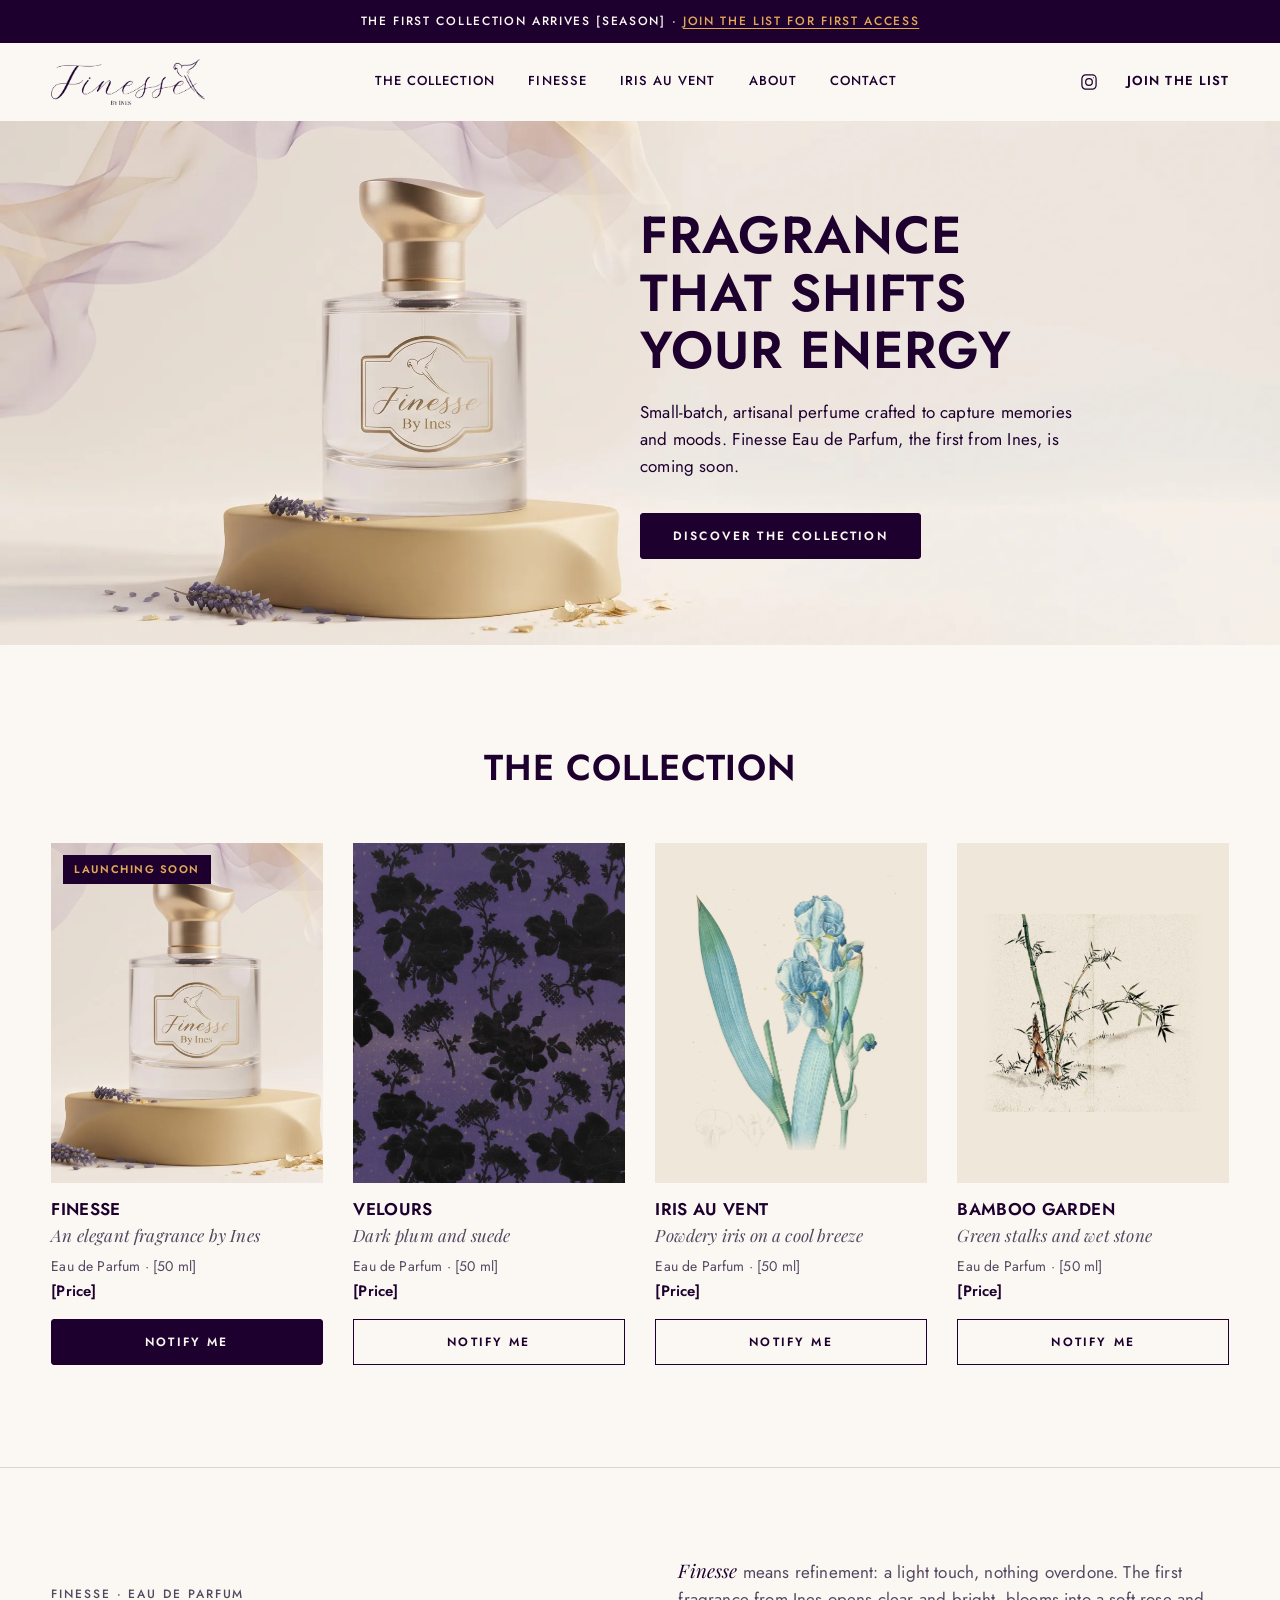
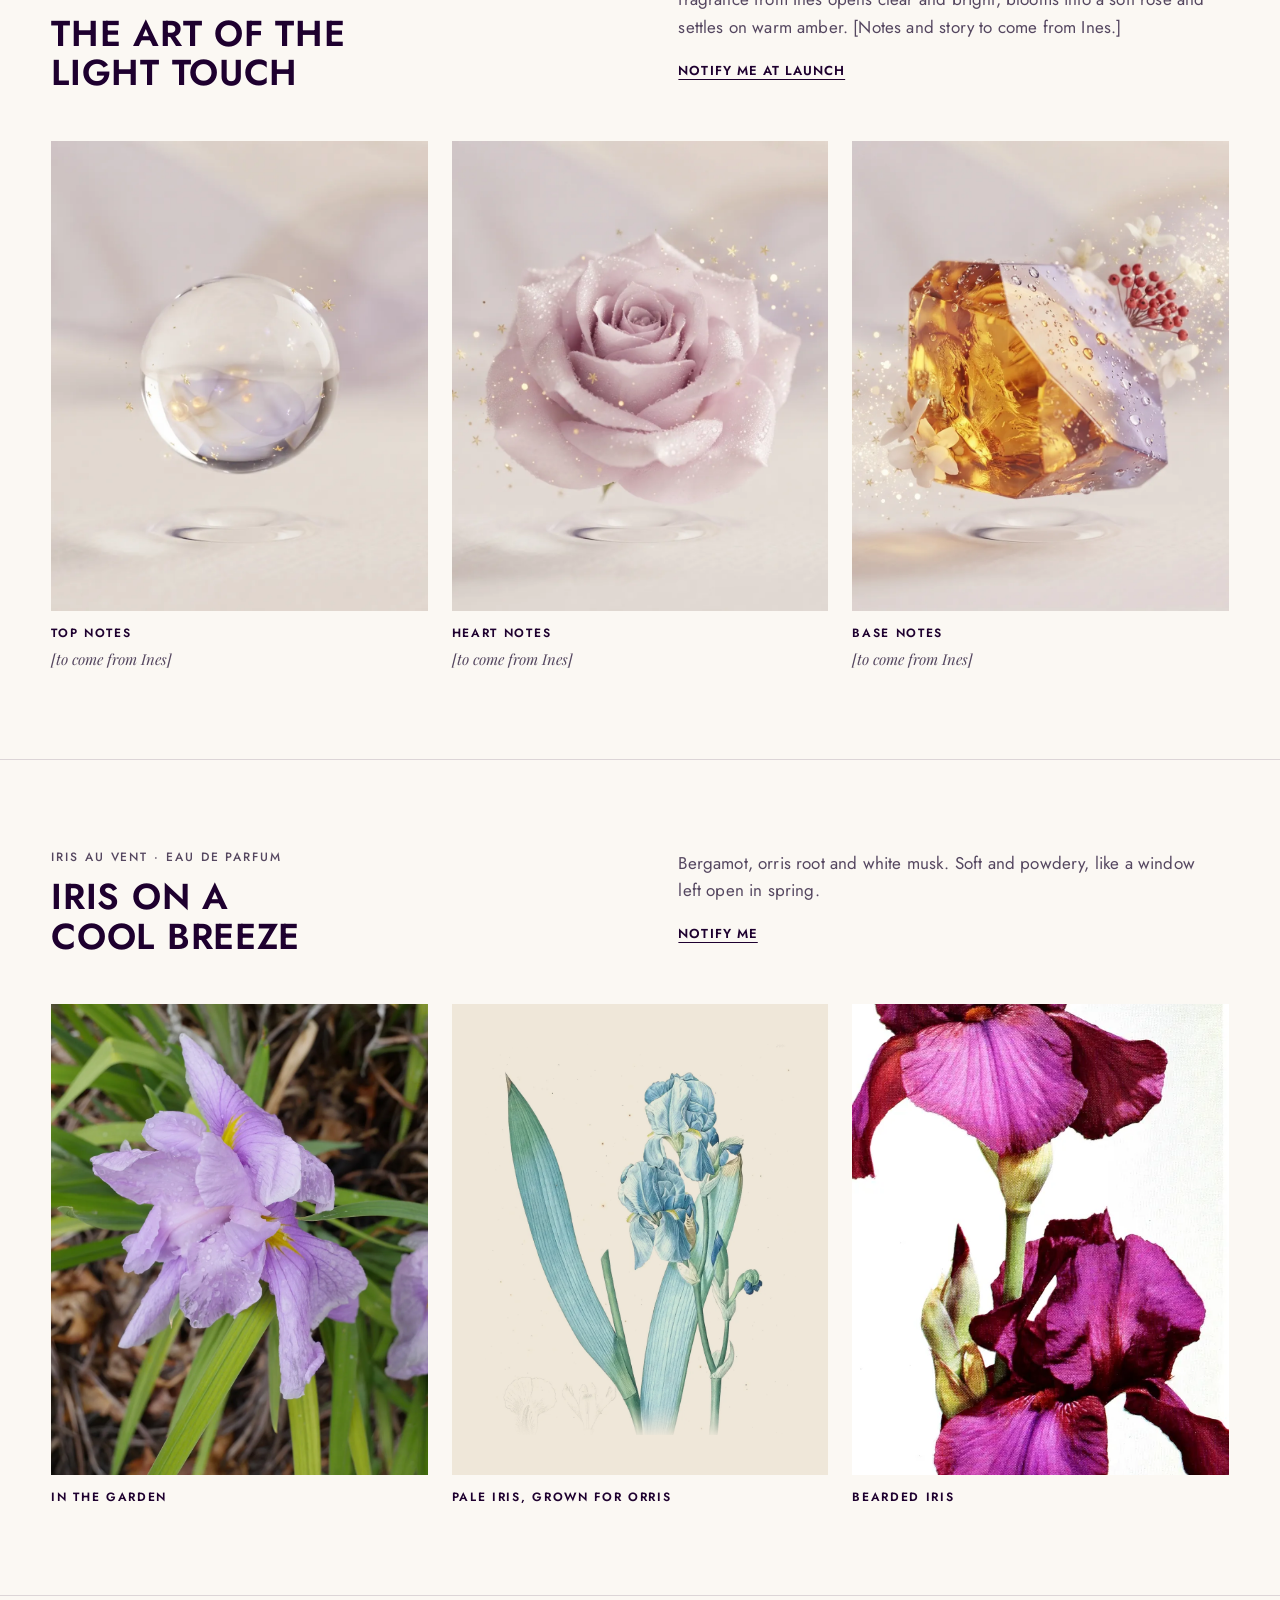
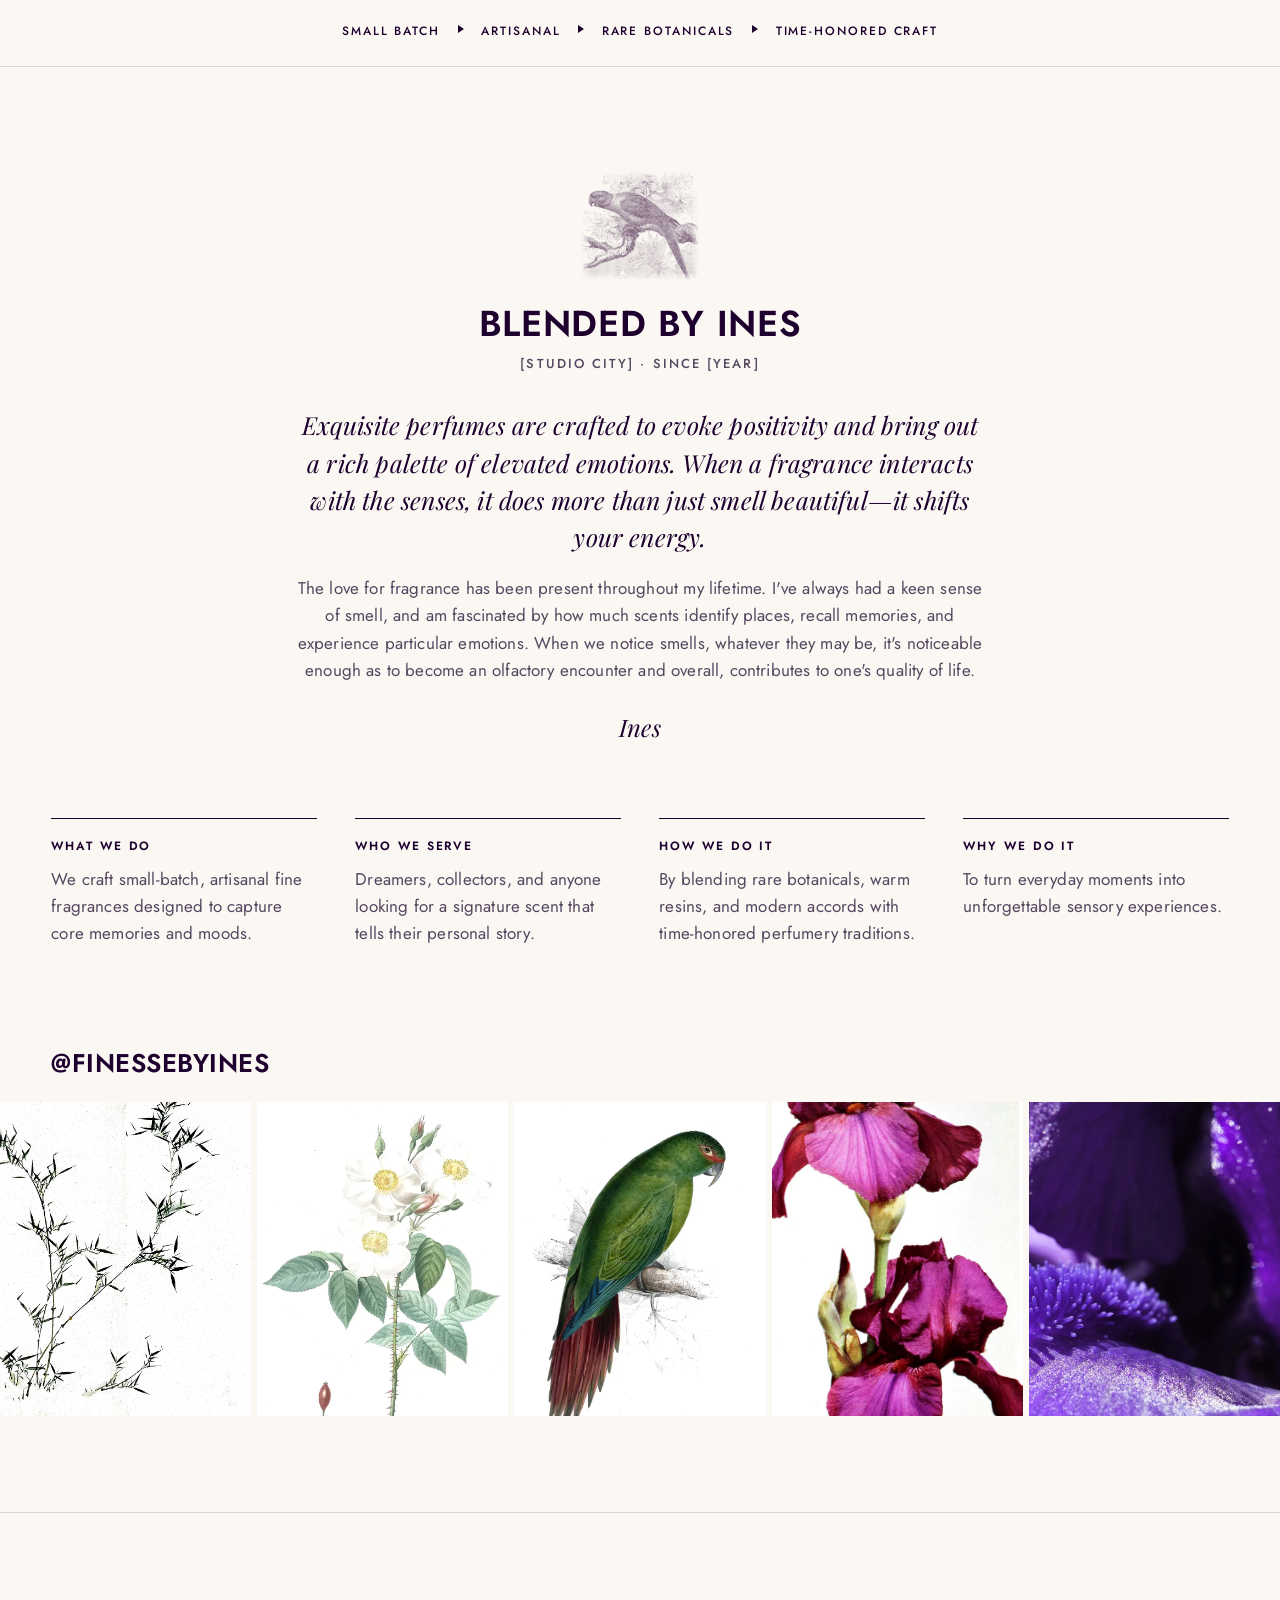
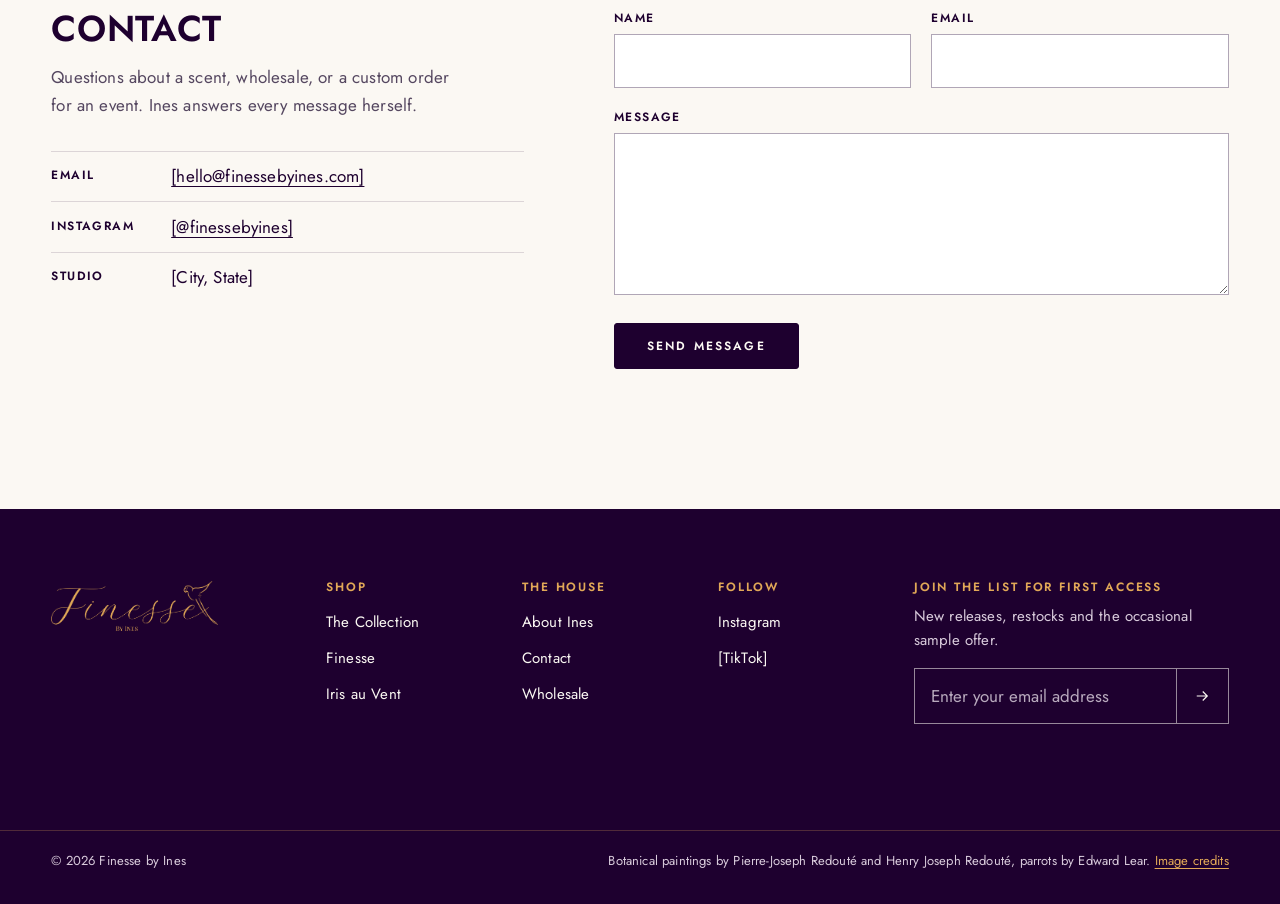
<file: index.html>
<!doctype html>
<html lang="en">
<head>
  <meta charset="utf-8">
  <meta name="viewport" content="width=device-width, initial-scale=1">
  <title>Finesse by Ines | Perfume</title>
  <meta name="description" content="Finesse by Ines crafts small-batch, artisanal fine fragrances. Finesse Eau de Parfum, the first from Ines, is coming soon. Join the list for first access.">
  <link rel="canonical" href="https://finessebyines.com/">
  <meta name="theme-color" content="#1E002F">
  <meta name="robots" content="noindex">

  <meta property="og:type" content="website">
  <meta property="og:title" content="Finesse by Ines">
  <meta property="og:description" content="Small-batch, artisanal fine fragrance. Finesse Eau de Parfum is coming soon.">
  <meta property="og:image" content="https://finessebyines.com/assets/img/og-image.jpg">
  <meta name="twitter:card" content="summary_large_image">

  <link rel="icon" type="image/png" sizes="64x64" href="assets/img/favicon-64.png">
  <link rel="apple-touch-icon" href="assets/img/apple-touch-icon.png">

  <link rel="preconnect" href="https://fonts.googleapis.com">
  <link rel="preconnect" href="https://fonts.gstatic.com" crossorigin>
  <link rel="stylesheet" href="https://fonts.googleapis.com/css2?family=Jost:wght@400;500;600&family=Playfair+Display:ital,wght@0,400;1,400&display=swap">
  <link rel="preload" as="image" type="image/webp" imagesrcset="assets/h/hero-bottle-1200.webp 1200w, assets/h/hero-bottle-2400.webp 2400w, assets/h/hero-bottle.webp 3200w" imagesizes="100vw">
  <link rel="stylesheet" href="css/styles.css">
</head>
<body>

  <a class="skip" href="#main">Skip to content</a>

  <p class="announce">The first collection arrives [season] <span aria-hidden="true">&middot;</span> <a href="#updates">Join the list for first access</a></p>

  <header class="header">
    <a class="brand" href="#top" aria-label="Finesse by Ines, home">
      <img src="assets/c/logo-brand-purple.webp" width="1733" height="513" alt="">
    </a>
    <nav aria-label="Main">
      <ul class="nav">
        <li><a href="#collection">The Collection</a></li>
        <li><a href="#finesse">Finesse</a></li>
        <li><a href="#iris">Iris au Vent</a></li>
        <li><a href="#about">About</a></li>
        <li><a href="#contact">Contact</a></li>
      </ul>
    </nav>
    <div class="header-end">
      <a class="social" href="https://www.instagram.com/finessebyines" rel="noopener" aria-label="Finesse by Ines on Instagram">
        <svg viewBox="0 0 24 24" aria-hidden="true"><rect x="3.5" y="3.5" width="17" height="17" rx="4.5"/><circle cx="12" cy="12" r="4"/><circle cx="17.2" cy="6.8" r=".6" fill="currentColor" stroke="none"/></svg>
      </a>
      <a class="header-cta" href="#updates">Join the list</a>
    </div>
  </header>

  <main id="main">

    <section class="hero" id="top" aria-labelledby="hero-title">
      <!-- Source: assets/h/Gemini_Generated_Image_l28skfl28skfl28s.jpg (3200 x 1312). Bottle sits left, copy goes in the empty right side. -->
      <img class="hero-photo" src="assets/h/hero-bottle-2400.webp"
           srcset="assets/h/hero-bottle-1200.webp 1200w, assets/h/hero-bottle-2400.webp 2400w, assets/h/hero-bottle.webp 3200w"
           sizes="100vw" width="3200" height="1312"
           alt="A Finesse by Ines perfume bottle with a gold cap on a sand-coloured stone, with lavender sprigs and drifting sheer fabric">
      <div class="hero-inner">
        <div class="hero-copy">
          <h1 id="hero-title">Fragrance that shifts your energy</h1>
          <p>Small-batch, artisanal perfume crafted to capture memories and moods. Finesse Eau de Parfum, the first from Ines, is coming soon.</p>
          <a class="button" href="#collection">Discover the collection</a>
        </div>
      </div>
    </section>

    <section class="collection" id="collection" aria-labelledby="collection-title">
      <h2 class="section-title" id="collection-title">The Collection</h2>

      <ul class="products">
        <li class="product product-featured">
          <div class="product-tile product-tile-swatch">
            <img src="assets/h/finesse-bottle-card.webp" width="960" height="1200" alt="The Finesse Eau de Parfum bottle on a sand-coloured stone with lavender" loading="lazy">
            <span class="badge">Launching soon</span>
          </div>
          <h3>Finesse</h3>
          <p class="product-mood">An elegant fragrance by Ines</p>
          <p class="product-meta">Eau de Parfum <span aria-hidden="true">&middot;</span> [50 ml]</p>
          <p class="product-price">[Price]</p>
          <a class="button" href="#updates">Notify me</a>
        </li>
        <li class="product">
          <div class="product-tile product-tile-swatch">
            <img src="assets/c/velvet-rose.webp" width="1800" height="1087" alt="Purple silk velvet with a pattern of dark roses" loading="lazy">
          </div>
          <h3>Velours</h3>
          <p class="product-mood">Dark plum and suede</p>
          <p class="product-meta">Eau de Parfum <span aria-hidden="true">&middot;</span> [50 ml]</p>
          <p class="product-price">[Price]</p>
          <a class="button button-outline" href="#updates">Notify me</a>
        </li>
        <li class="product">
          <div class="product-tile">
            <img class="painting" src="assets/c/iris-pallida.webp" width="890" height="1100" alt="Botanical painting of a pale blue Dalmatian iris" loading="lazy">
          </div>
          <h3>Iris au Vent</h3>
          <p class="product-mood">Powdery iris on a cool breeze</p>
          <p class="product-meta">Eau de Parfum <span aria-hidden="true">&middot;</span> [50 ml]</p>
          <p class="product-price">[Price]</p>
          <a class="button button-outline" href="#updates">Notify me</a>
        </li>
        <li class="product">
          <div class="product-tile">
            <img class="painting" src="assets/c/bamboo-shoots.webp" width="1300" height="1152" alt="Ink and watercolour painting of bamboo stems and a new shoot" loading="lazy">
          </div>
          <h3>Bamboo Garden</h3>
          <p class="product-mood">Green stalks and wet stone</p>
          <p class="product-meta">Eau de Parfum <span aria-hidden="true">&middot;</span> [50 ml]</p>
          <p class="product-price">[Price]</p>
          <a class="button button-outline" href="#updates">Notify me</a>
        </li>
      </ul>
    </section>

    <!-- Fragrance stories: a heading row, then three equal panels with captions -->
    <section class="story" id="finesse" aria-labelledby="finesse-title">
      <div class="story-head">
        <div>
          <p class="story-kicker">Finesse <span aria-hidden="true">&middot;</span> Eau de Parfum</p>
          <h2 id="finesse-title">The art of the light touch</h2>
        </div>
        <div class="story-intro">
          <p><em class="define">Finesse</em> means refinement: a light touch, nothing overdone. The first fragrance from Ines opens clear and bright, blooms into a soft rose and settles on warm amber. [Notes and story to come from Ines.]</p>
          <a class="text-link" href="#updates">Notify me at launch</a>
        </div>
      </div>
      <!-- Gemini-generated mock images. Sources in assets/h: top 6kmcgg, heart ovx6gz, base jmb4gu (Gemini_Generated_Image_*.jpg) -->
      <ul class="panels">
        <li>
          <figure>
            <div class="panel"><img src="assets/h/finesse-note-top.webp" width="960" height="1200" alt="A clear droplet of perfume floating above a soft cream surface" loading="lazy"></div>
            <figcaption>Top notes <span class="note-names">[to come from Ines]</span></figcaption>
          </figure>
        </li>
        <li>
          <figure>
            <div class="panel"><img src="assets/h/finesse-note-heart.webp" width="960" height="1200" alt="A pale pink rose dusted with gold, floating on a cream background" loading="lazy"></div>
            <figcaption>Heart notes <span class="note-names">[to come from Ines]</span></figcaption>
          </figure>
        </li>
        <li>
          <figure>
            <div class="panel"><img src="assets/h/finesse-note-base.webp" width="960" height="1200" alt="A cut piece of golden amber with white blossoms and red pepper berries" loading="lazy"></div>
            <figcaption>Base notes <span class="note-names">[to come from Ines]</span></figcaption>
          </figure>
        </li>
      </ul>
    </section>

    <section class="story" id="iris" aria-labelledby="iris-title">
      <div class="story-head">
        <div>
          <p class="story-kicker">Iris au Vent <span aria-hidden="true">&middot;</span> Eau de Parfum</p>
          <h2 id="iris-title">Iris on a cool breeze</h2>
        </div>
        <div class="story-intro">
          <p>Bergamot, orris root and white musk. Soft and powdery, like a window left open in spring.</p>
          <a class="text-link" href="#updates">Notify me</a>
        </div>
      </div>
      <ul class="panels">
        <li>
          <figure>
            <div class="panel"><img src="assets/c/iris-lavender.webp" width="1800" height="1350" alt="Pale lavender irises among long green leaves" loading="lazy"></div>
            <figcaption>In the garden</figcaption>
          </figure>
        </li>
        <li>
          <figure>
            <div class="panel panel-print"><img class="painting" src="assets/c/iris-pallida.webp" width="890" height="1100" alt="Botanical painting of a pale blue Dalmatian iris" loading="lazy"></div>
            <figcaption>Pale iris, grown for orris</figcaption>
          </figure>
        </li>
        <li>
          <figure>
            <div class="panel"><img src="assets/c/iris-plum-plate.webp" width="564" height="1100" alt="Botanical plate of a deep magenta bearded iris" loading="lazy"></div>
            <figcaption>Bearded iris</figcaption>
          </figure>
        </li>
      </ul>
    </section>

    <ul class="values" aria-label="What goes into every bottle">
      <li>Small batch</li>
      <li>Artisanal</li>
      <li>Rare botanicals</li>
      <li>Time-honored craft</li>
    </ul>

    <!-- Copy from Ines's email, Nov 2026 -->
    <section class="about" id="about" aria-labelledby="about-title">
      <div class="about-story">
        <img class="about-mark painting" src="assets/c/parrot-engraving-plum.webp" width="1100" height="1014" alt="" loading="lazy">
        <h2 class="section-title" id="about-title">Blended by Ines</h2>
        <p class="about-sub">[Studio city] <span aria-hidden="true">&middot;</span> since [year]</p>
        <p class="lede">Exquisite perfumes are crafted to evoke positivity and bring out a rich palette of elevated emotions. When a fragrance interacts with the senses, it does more than just smell beautiful&mdash;it shifts your energy.</p>
        <p>The love for fragrance has been present throughout my lifetime. I've always had a keen sense of smell, and am fascinated by how much scents identify places, recall memories, and experience particular emotions. When we notice smells, whatever they may be, it's noticeable enough as to become an olfactory encounter and overall, contributes to one's quality of life.</p>
        <p class="sign">Ines</p>
      </div>

      <dl class="bio">
        <div>
          <dt>What we do</dt>
          <dd>We craft small-batch, artisanal fine fragrances designed to capture core memories and moods.</dd>
        </div>
        <div>
          <dt>Who we serve</dt>
          <dd>Dreamers, collectors, and anyone looking for a signature scent that tells their personal story.</dd>
        </div>
        <div>
          <dt>How we do it</dt>
          <dd>By blending rare botanicals, warm resins, and modern accords with time-honored perfumery traditions.</dd>
        </div>
        <div>
          <dt>Why we do it</dt>
          <dd>To turn everyday moments into unforgettable sensory experiences.</dd>
        </div>
      </dl>
    </section>

    <section class="gram" aria-labelledby="gram-title">
      <div class="gram-head">
        <h2 id="gram-title"><a href="https://www.instagram.com/finessebyines" rel="noopener">@finessebyines</a></h2>
      </div>
      <!-- Placeholder tiles: swap for real Instagram posts -->
      <ul class="gram-grid">
        <li><img src="assets/c/bamboo-painting.webp" width="1300" height="1145" alt="Ink painting of bamboo stems" loading="lazy"></li>
        <li><img src="assets/c/rose-damascena.webp" width="952" height="1100" alt="Painting of a white Damask rose" loading="lazy"></li>
        <li><img src="assets/c/parrot-longbill.webp" width="772" height="1100" alt="Painting of a green parrot" loading="lazy"></li>
        <li><img src="assets/c/iris-plum-plate.webp" width="564" height="1100" alt="Painting of a magenta bearded iris" loading="lazy"></li>
        <li><img src="assets/c/iris-macro.webp" width="1800" height="1172" alt="Close view of an iris petal" loading="lazy"></li>
      </ul>
    </section>

    <section class="contact" id="contact" aria-labelledby="contact-title">
      <div class="contact-copy">
        <h2 class="section-title" id="contact-title">Contact</h2>
        <p>Questions about a scent, wholesale, or a custom order for an event. Ines answers every message herself.</p>
        <dl class="contact-list">
          <div><dt>Email</dt><dd><a href="mailto:hello@finessebyines.com">[hello@finessebyines.com]</a></dd></div>
          <div><dt>Instagram</dt><dd><a href="https://www.instagram.com/finessebyines" rel="noopener">[@finessebyines]</a></dd></div>
          <div><dt>Studio</dt><dd>[City, State]</dd></div>
        </dl>
      </div>

      <!-- TODO: wire to a form handler -->
      <form class="contact-form" action="#" method="post" data-demo>
        <div class="field">
          <label for="c-name">Name</label>
          <input id="c-name" name="name" type="text" autocomplete="name" required>
        </div>
        <div class="field">
          <label for="c-email">Email</label>
          <input id="c-email" name="email" type="email" autocomplete="email" required>
        </div>
        <div class="field field-wide">
          <label for="c-msg">Message</label>
          <textarea id="c-msg" name="message" rows="5" required></textarea>
        </div>
        <button class="button" type="submit">Send message</button>
        <p class="form-status" role="status" aria-live="polite"></p>
      </form>
    </section>

  </main>

  <footer class="footer">
    <div class="footer-top">
      <img class="footer-logo" src="assets/c/logo-brand-gold.webp" width="1733" height="513" alt="Finesse by Ines" loading="lazy">

      <nav class="footer-col" aria-labelledby="f-shop">
        <h2 id="f-shop">Shop</h2>
        <ul>
          <li><a href="#collection">The Collection</a></li>
          <li><a href="#finesse">Finesse</a></li>
          <li><a href="#iris">Iris au Vent</a></li>
        </ul>
      </nav>
      <nav class="footer-col" aria-labelledby="f-house">
        <h2 id="f-house">The House</h2>
        <ul>
          <li><a href="#about">About Ines</a></li>
          <li><a href="#contact">Contact</a></li>
          <li><a href="#contact">Wholesale</a></li>
        </ul>
      </nav>
      <nav class="footer-col" aria-labelledby="f-follow">
        <h2 id="f-follow">Follow</h2>
        <ul>
          <li><a href="https://www.instagram.com/finessebyines" rel="noopener">Instagram</a></li>
          <li><a href="#">[TikTok]</a></li>
        </ul>
      </nav>

      <!-- TODO: point action at the mailing list provider -->
      <form class="signup" id="updates" action="#" method="post" data-demo>
        <h2>Join the list for first access</h2>
        <p>New releases, restocks and the occasional sample offer.</p>
        <label class="visually-hidden" for="signup-email">Email address</label>
        <div class="signup-row">
          <input id="signup-email" name="email" type="email" autocomplete="email" required placeholder="Enter your email address">
          <button type="submit" aria-label="Sign up">
            <svg viewBox="0 0 24 24" aria-hidden="true"><path d="M5 12h14M13 6l6 6-6 6"/></svg>
          </button>
        </div>
        <p class="form-status" role="status" aria-live="polite"></p>
      </form>
    </div>

    <div class="footer-bottom">
      <p>&copy; <span data-year>2026</span> Finesse by Ines</p>
      <p>Botanical paintings by Pierre-Joseph Redouté and Henry Joseph Redouté, parrots by Edward Lear. <a href="CREDITS.md">Image credits</a></p>
    </div>
  </footer>

  <script src="js/main.js" defer></script>
</body>
</html>
</file>
<file: css/styles.css>
/* Finesse by Ines, concept H: concept C's palette and paintings in the Ellis Brooklyn layout.
   Crisp light page, a full-bleed hero with copy on the image, bold uppercase sans headings,
   product cards with outlined buttons, staggered editorial collages and a column footer.
   Brand colours: purple #1E002F (ink, bar, footer), gold #E1A857 (only on purple).
   Playfair (the "By Ines" face) carries the softer italic lines. */

:root {
  --paper: #FBF8F3;    /* near-white, a touch warmer than Ellis Brooklyn's pure white */
  --sand: #EFE7D9;     /* product tiles and the about band */
  --ink: #1E002F;      /* brand purple */
  --ink-soft: #554760; /* secondary text, 7.9:1 on paper */
  --gold: #E1A857;     /* brand gold, on purple only */
  --rule: rgba(30, 0, 47, .14);
  --on-ink-soft: #d8cadb;

  --sans: "Jost", "Futura", "Avenir Next", "Helvetica Neue", Arial, sans-serif;
  --serif: "Playfair Display", "Didot", Georgia, serif;

  --gutter: clamp(16px, 4vw, 64px);
  --max: 88rem;
}

*, *::before, *::after { box-sizing: border-box; }
html { scroll-behavior: smooth; -webkit-text-size-adjust: 100%; }
body {
  margin: 0;
  background: var(--paper);
  color: var(--ink);
  font-family: var(--sans);
  font-weight: 400;
  font-size: clamp(1rem, .97rem + .15vw, 1.0625rem);
  line-height: 1.6;
  letter-spacing: .01em;
  -webkit-font-smoothing: antialiased;
}
img, svg, video { display: block; max-width: 100%; }
a { color: inherit; }
h1, h2, h3, p, dl, dd, figure, ul { margin: 0; }
ul { padding: 0; list-style: none; }
h1, h2, h3 {
  font-family: var(--sans);
  font-weight: 600;
  text-transform: uppercase;
  letter-spacing: .02em;
  line-height: 1.1;
  text-wrap: balance;
}
p { text-wrap: pretty; }

:focus-visible { outline: 2px solid var(--ink); outline-offset: 3px; }
::selection { background: var(--ink); color: var(--paper); }

.visually-hidden {
  position: absolute; width: 1px; height: 1px; overflow: hidden;
  clip: rect(0 0 0 0); white-space: nowrap;
}
.skip {
  position: absolute; left: 16px; top: -60px; z-index: 20;
  padding: .5rem 1rem; background: var(--ink); color: var(--paper);
}
.skip:focus { top: 16px; }

/* ---------- Buttons and links ---------- */

.button {
  display: inline-flex; align-items: center; justify-content: center;
  min-height: 46px;
  padding: .7rem 2rem;
  font: 600 .75rem/1 var(--sans);
  letter-spacing: .18em;
  text-transform: uppercase;
  text-decoration: none;
  color: var(--paper);
  background: var(--ink);
  border: 1px solid var(--ink);
  border-radius: 3px;
  cursor: pointer;
  transition: background-color .2s ease, color .2s ease, border-color .2s ease;
}
.button:hover, .button:focus-visible { background: transparent; color: var(--ink); }
.button-outline { background: transparent; color: var(--ink); border-radius: 0; }
.button-outline:hover, .button-outline:focus-visible { background: var(--ink); color: var(--paper); }
.button-light { background: var(--paper); color: var(--ink); border-color: var(--paper); }
.button-light:hover, .button-light:focus-visible { background: transparent; color: var(--paper); }

.text-link {
  display: inline-flex; align-items: center; min-height: 44px;
  font: 600 .8125rem/1.1 var(--sans);
  letter-spacing: .08em;
  text-transform: uppercase;
  text-underline-offset: 4px;
  white-space: nowrap;
}
.text-link:hover { text-decoration-thickness: 2px; }

.section-title { font-size: clamp(1.6rem, 1.3rem + 1.2vw, 2.25rem); text-align: center; }

/* paintings sit on their tile: multiply drops the white paper, the mask feathers the edges */
.painting {
  mix-blend-mode: multiply;
  -webkit-mask-image: linear-gradient(to right, transparent, #000 8%, #000 92%, transparent), linear-gradient(to bottom, transparent, #000 6%, #000 92%, transparent);
  -webkit-mask-composite: source-in;
  mask-image: linear-gradient(to right, transparent, #000 8%, #000 92%, transparent), linear-gradient(to bottom, transparent, #000 6%, #000 92%, transparent);
  mask-composite: intersect;
}

/* ---------- Announcement + header ---------- */

.announce {
  background: var(--ink);
  color: var(--paper);
  text-align: center;
  font-size: .75rem;
  font-weight: 500;
  letter-spacing: .14em;
  text-transform: uppercase;
  padding: .6rem var(--gutter);
}
.announce a { color: var(--gold); text-underline-offset: 3px; display: inline-block; padding: .65rem 0; margin: -.5rem 0; }

.header {
  display: grid;
  grid-template-columns: auto 1fr auto;
  align-items: center;
  gap: 2rem;
  max-width: var(--max);
  margin-inline: auto;
  padding: 1rem var(--gutter);
}
.brand { display: block; }
.brand img { width: clamp(130px, 12vw, 170px); height: auto; }
.nav { display: flex; justify-content: center; flex-wrap: wrap; gap: 0 clamp(1rem, 2.6vw, 2.5rem); }
.nav a, .header-cta {
  display: inline-flex; align-items: center;
  min-height: 44px;
  font-size: .8125rem;
  font-weight: 500;
  letter-spacing: .08em;
  text-transform: uppercase;
  text-decoration: none;
  text-underline-offset: 6px;
}
.nav a:hover, .nav a:focus-visible, .header-cta:hover { text-decoration-line: underline; }
.header-end { display: flex; align-items: center; gap: 1rem; }
.header-cta { font-weight: 600; }
.social { display: grid; place-items: center; width: 44px; height: 44px; color: var(--ink); }
.social svg { width: 20px; height: 20px; fill: none; stroke: currentColor; stroke-width: 1.5; }

/* ---------- Hero: full-width bottle photo, copy in its empty right side ---------- */

.hero {
  position: relative;
  overflow: hidden;
  background: #EDE5DC; /* the photo's own backdrop, shows while it loads */
  color: var(--ink);
}
.hero-photo {
  position: absolute; inset: 0;
  width: 100%; height: 100%;
  object-fit: cover;
  object-position: 20% 50%;
}
.hero-inner {
  position: relative;
  display: grid;
  grid-template-columns: minmax(0, 1fr) minmax(0, 1fr);
  align-items: center;
  min-height: clamp(460px, 41vw, 680px);
  max-width: var(--max);
  margin-inline: auto;
  padding: clamp(2.5rem, 5vw, 4rem) var(--gutter);
}
.hero-copy { grid-column: 2; max-width: 34rem; }
.hero h1 { font-size: clamp(2rem, 1.4rem + 2.4vw, 3.25rem); max-width: 16ch; }
.hero-copy p { margin-top: 1.25rem; max-width: 28rem; font-size: 1.0625rem; }
.hero .button { margin-top: 2rem; }

/* ---------- Collection ---------- */

.collection {
  max-width: var(--max);
  margin-inline: auto;
  padding: clamp(4rem, 8vw, 6.5rem) var(--gutter);
}
.products {
  display: grid;
  grid-template-columns: repeat(4, minmax(0, 1fr));
  gap: clamp(1.25rem, 2.4vw, 2rem);
  margin-top: clamp(2.5rem, 5vw, 3.5rem);
}
.product { display: flex; flex-direction: column; }
.product-tile {
  position: relative;
  aspect-ratio: 4 / 5;
  background: var(--sand);
  margin-bottom: 1.1rem;
  overflow: hidden;
}
.product-tile img { position: absolute; inset: 9%; width: 82%; height: 82%; object-fit: contain; transition: transform .6s ease; }
.product-tile-swatch img { inset: 0; width: 100%; height: 100%; object-fit: cover; }
.product:hover .product-tile img { transform: scale(1.03); }
.product h3 { font-size: 1.0625rem; }
.product-mood { margin-top: .2rem; font-family: var(--serif); font-style: italic; color: var(--ink-soft); }
.product-meta { margin-top: .35rem; font-size: .875rem; color: var(--ink-soft); }
.product-price { margin-top: .1rem; font-size: .9375rem; font-weight: 600; }
.product .button { margin-top: auto; }
.product-price { margin-bottom: 1rem; }

/* ---------- Fragrance stories: heading row, then three equal captioned panels ---------- */

.story {
  max-width: var(--max);
  margin-inline: auto;
  padding: clamp(3.5rem, 7vw, 5.5rem) var(--gutter);
  border-top: 1px solid var(--rule);
}
.story-head {
  display: grid;
  grid-template-columns: minmax(0, 1fr) minmax(0, 1fr);
  gap: 1.5rem clamp(2rem, 6vw, 6rem);
  align-items: end;
  margin-bottom: clamp(2rem, 4vw, 3rem);
}
.story-kicker {
  margin-bottom: .6rem;
  font-size: .75rem; font-weight: 500; letter-spacing: .16em; text-transform: uppercase;
  color: var(--ink-soft);
}
.story-head h2 { font-size: clamp(1.6rem, 1.3rem + 1.2vw, 2.25rem); max-width: 16ch; }
.story-intro p { color: var(--ink-soft); max-width: 34rem; }
.story-intro .text-link { margin-top: .5rem; }
.define { font-family: var(--serif); font-size: 1.1em; color: var(--ink); }

.panels { display: grid; grid-template-columns: repeat(3, minmax(0, 1fr)); gap: clamp(1rem, 2vw, 1.5rem); }
.panel { position: relative; aspect-ratio: 4 / 5; overflow: hidden; background: var(--sand); }
.panel img { position: absolute; inset: 0; width: 100%; height: 100%; object-fit: cover; }
.panel-print img { inset: 8%; width: 84%; height: 84%; object-fit: contain; }
.panels figcaption {
  margin-top: .8rem;
  font-size: .75rem; font-weight: 600; letter-spacing: .14em; text-transform: uppercase;
}
.note-names {
  display: block; margin-top: .25rem;
  font-family: var(--serif); font-style: italic; font-weight: 400;
  font-size: .9375rem; letter-spacing: 0; text-transform: none; color: var(--ink-soft);
}

/* the launch fragrance */
.badge {
  position: absolute; top: .75rem; left: .75rem;
  padding: .35rem .7rem;
  background: var(--ink); color: var(--gold);
  font-size: .6875rem; font-weight: 600; letter-spacing: .14em; text-transform: uppercase;
}

/* ---------- Values strip ---------- */

.values {
  display: flex; flex-wrap: wrap; justify-content: center; align-items: center;
  gap: .4rem 0;
  padding: 1.6rem var(--gutter);
  border-block: 1px solid var(--rule);
  font-size: .75rem;
  font-weight: 500;
  letter-spacing: .16em;
  text-transform: uppercase;
}
.values li + li::before {
  content: "";
  display: inline-block;
  width: 0; height: 0;
  margin: 0 1.1rem .1em;
  border-block: 4px solid transparent;
  border-left: 6px solid var(--ink);
}

/* ---------- About: centred, after Ellis Brooklyn's "Scents of belonging" ---------- */

.about {
  max-width: var(--max);
  margin-inline: auto;
  padding: clamp(4rem, 8vw, 6.5rem) var(--gutter);
}
.about-story { max-width: 44rem; margin-inline: auto; text-align: center; }
.about-mark { width: 120px; height: auto; margin: 0 auto 1.5rem; }
.about-sub { margin-top: .6rem; font-size: .8125rem; font-weight: 500; letter-spacing: .16em; text-transform: uppercase; color: var(--ink-soft); }
.about .lede {
  margin-top: 2rem;
  font-family: var(--serif);
  font-style: italic;
  font-size: clamp(1.25rem, 1.1rem + .6vw, 1.55rem);
  line-height: 1.5;
}
.about .lede + p { margin-top: 1.25rem; color: var(--ink-soft); }
.sign { margin-top: 1.5rem; font-family: var(--serif); font-style: italic; font-size: 1.5rem; }

/* brand bio: four short answers in a row */
.bio {
  display: grid;
  grid-template-columns: repeat(4, minmax(0, 1fr));
  gap: 2rem clamp(1.5rem, 3vw, 2.5rem);
  margin-top: clamp(3rem, 6vw, 4.5rem);
}
.bio div { padding-top: 1.1rem; border-top: 1px solid var(--ink); }
.bio dt { font-size: .75rem; font-weight: 600; letter-spacing: .16em; text-transform: uppercase; }
.bio dd { margin: .6rem 0 0; color: var(--ink-soft); }

/* ---------- Instagram row ---------- */

.gram { padding: 0 0 clamp(4rem, 8vw, 6rem); }
.gram-head { max-width: var(--max); margin: 0 auto 1.5rem; padding-inline: var(--gutter); }
.gram-head h2 { font-size: clamp(1.25rem, 1.05rem + .8vw, 1.6rem); }
.gram-head a { text-decoration: none; }
.gram-head a:hover { text-decoration: underline; text-underline-offset: 5px; }
.gram-grid { display: grid; grid-template-columns: repeat(5, minmax(0, 1fr)); gap: 6px; }
.gram-grid li { aspect-ratio: 4 / 5; overflow: hidden; background: var(--sand); }
.gram-grid img { width: 100%; height: 100%; object-fit: cover; }

/* ---------- Contact ---------- */

.contact {
  display: grid;
  grid-template-columns: minmax(0, 1fr) minmax(0, 1.3fr);
  gap: clamp(3rem, 7vw, 7rem);
  max-width: var(--max);
  margin-inline: auto;
  padding: clamp(4rem, 8vw, 6rem) var(--gutter);
  border-top: 1px solid var(--rule);
}
.contact .section-title { text-align: left; }
.contact-copy > p { margin-top: 1rem; max-width: 26rem; color: var(--ink-soft); }
.contact-list { margin-top: 2rem; }
.contact-list div { display: grid; grid-template-columns: 6.5rem 1fr; gap: 1rem; padding: .7rem 0; border-top: 1px solid var(--rule); }
.contact-list dt { font-size: .75rem; font-weight: 600; letter-spacing: .12em; text-transform: uppercase; padding-top: .2rem; }
.contact-list a { display: inline-block; padding: .55rem 0; margin: -.55rem 0; text-underline-offset: 4px; }
.contact-form { display: grid; grid-template-columns: 1fr 1fr; gap: 1.25rem; align-content: start; }
.field label {
  display: block;
  margin-bottom: .4rem;
  font-size: .75rem; font-weight: 600; letter-spacing: .12em; text-transform: uppercase;
}
.field input, .field textarea {
  width: 100%; min-width: 0;
  padding: .75rem .9rem;
  font: inherit;
  color: var(--ink);
  background: #fff;
  border: 1px solid rgba(30, 0, 47, .35);
  border-radius: 0;
}
.field input:focus-visible, .field textarea:focus-visible { outline: none; border-color: var(--ink); box-shadow: inset 0 0 0 1px var(--ink); }
.field-wide { grid-column: 1 / -1; }
.field textarea { resize: vertical; min-height: 8rem; }
.contact-form .button { justify-self: start; }
.form-status { min-height: 1.6em; font-size: .9375rem; }
.contact-form .form-status { grid-column: 1 / -1; }

/* ---------- Footer ---------- */

.footer { background: var(--ink); color: var(--paper); }
.footer :focus-visible { outline-color: var(--gold); }
.footer-top {
  display: grid;
  grid-template-columns: 1.2fr repeat(3, minmax(0, .8fr)) 1.6fr;
  gap: 2.5rem clamp(1.5rem, 3vw, 3rem);
  max-width: var(--max);
  margin-inline: auto;
  padding: clamp(3rem, 6vw, 4.5rem) var(--gutter);
}
.footer-logo { width: clamp(140px, 13vw, 190px); height: auto; }
.footer h2 {
  font-size: .75rem;
  letter-spacing: .16em;
  color: var(--gold);
  margin-bottom: .6rem;
}
.footer-col a {
  display: inline-flex; align-items: center; min-height: 36px;
  font-size: .9375rem;
  text-decoration: none;
  text-underline-offset: 5px;
}
.footer-col a:hover, .footer-col a:focus-visible { color: var(--gold); text-decoration-line: underline; }

.signup p { font-size: .9375rem; color: var(--on-ink-soft); }
.signup-row {
  display: flex;
  margin-top: 1rem;
  border: 1px solid rgba(251, 248, 243, .55);
}
.signup input {
  flex: 1; min-width: 0;
  padding: .85rem 1rem;
  font: inherit;
  color: var(--paper);
  background: transparent;
  border: 0;
  border-radius: 0;
}
.signup input::placeholder { color: #b8a9bd; }
.signup input:focus-visible { outline: none; box-shadow: inset 0 0 0 1px var(--gold); }
.signup button {
  display: grid; place-items: center;
  width: 52px;
  background: transparent;
  color: var(--paper);
  border: 0;
  border-left: 1px solid rgba(251, 248, 243, .55);
  cursor: pointer;
  transition: background-color .2s ease, color .2s ease;
}
.signup button:hover, .signup button:focus-visible { background: var(--gold); color: var(--ink); }
.signup svg { width: 18px; height: 18px; fill: none; stroke: currentColor; stroke-width: 1.6; }
.signup .form-status { margin-top: .6rem; color: var(--gold); }

.footer-bottom {
  display: flex; flex-wrap: wrap; justify-content: space-between; gap: .5rem 2rem;
  max-width: var(--max);
  margin-inline: auto;
  padding: 1.25rem var(--gutter) 2rem;
  border-top: 1px solid rgba(225, 168, 87, .25);
  font-size: .8125rem;
  color: var(--on-ink-soft);
}
.footer-bottom a { color: var(--gold); text-underline-offset: 3px; display: inline-block; padding: .9rem 0; margin: -.9rem 0; }

/* ---------- Smaller screens ---------- */

@media (max-width: 1100px) {
  .footer-top { grid-template-columns: repeat(3, minmax(0, 1fr)); }
  .footer-logo, .signup { grid-column: 1 / -1; }
}
@media (max-width: 960px) {
  .products { grid-template-columns: repeat(2, minmax(0, 1fr)); row-gap: 3rem; }
  .bio { grid-template-columns: repeat(2, minmax(0, 1fr)); }
  .header { grid-template-columns: 1fr auto; row-gap: .25rem; }
  .header nav { grid-column: 1 / -1; grid-row: 2; }
  .nav { justify-content: flex-start; gap: 0 1.25rem; }
}
@media (max-width: 760px) {
  .story-head { grid-template-columns: 1fr; }
  /* first panel full width, the other two side by side */
  .panels { grid-template-columns: 1fr 1fr; }
  .panels li:first-child { grid-column: 1 / -1; }
  .panels li:first-child .panel { aspect-ratio: 4 / 3; }
  .gram-grid { grid-template-columns: repeat(3, minmax(0, 1fr)); }
  .gram-grid li:nth-child(n+4) { display: none; }
  .contact { grid-template-columns: 1fr; }
  /* phones: the photo becomes a cropped band around the bottle, copy sits below it */
  .hero-photo { position: static; height: auto; aspect-ratio: 5 / 4; object-position: 24% 50%; }
  .hero-inner { display: block; min-height: 0; padding-block: 2rem 2.75rem; }
}
@media (max-width: 520px) {
  .header-cta { display: none; }
  .bio { grid-template-columns: 1fr; }
  .values { gap: .5rem 1.5rem; }
  .values li + li::before { display: none; }
  .products { column-gap: 1rem; }
  .product .button { padding-inline: .5rem; letter-spacing: .12em; }
  .contact-form { grid-template-columns: 1fr; }
  .footer-top { grid-template-columns: 1fr 1fr; }
}

@media (prefers-reduced-motion: reduce) {
  html { scroll-behavior: auto; }
  *, *::before, *::after { animation: none !important; transition: none !important; }
}
</file>
